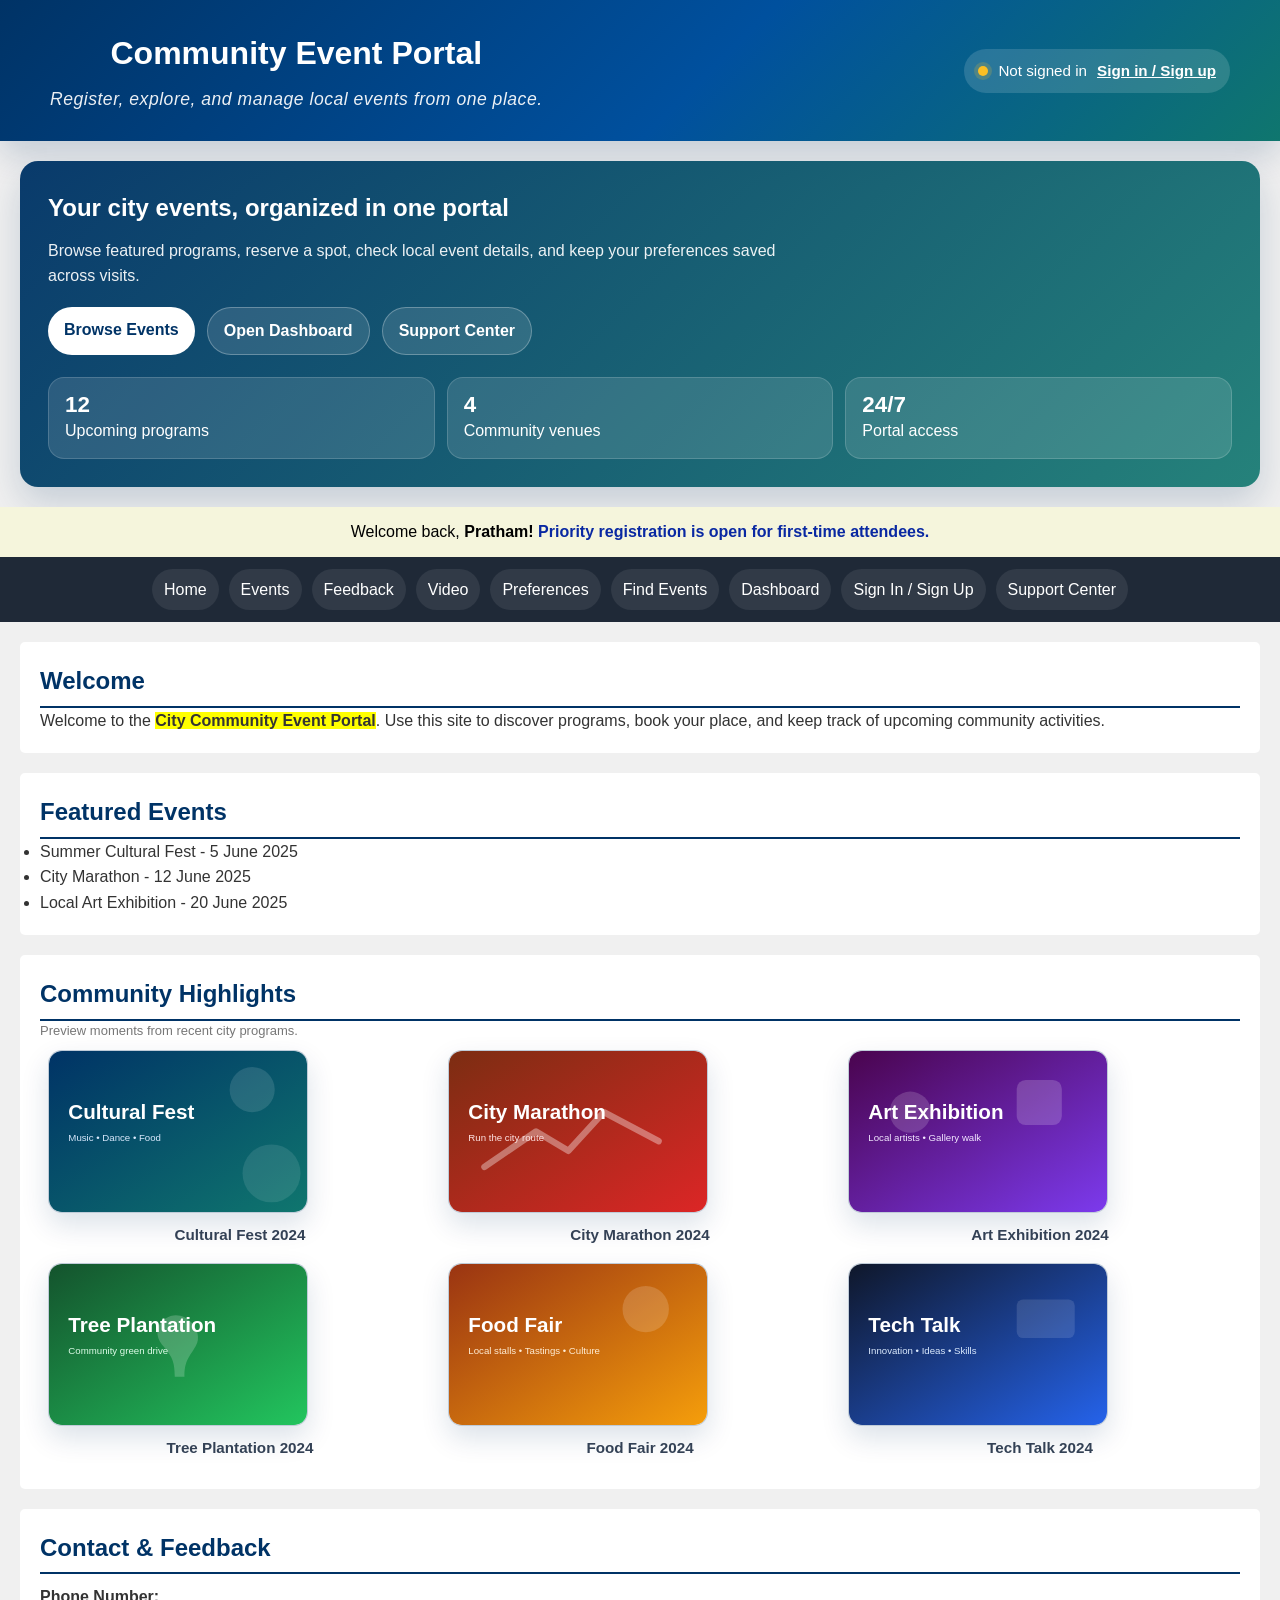
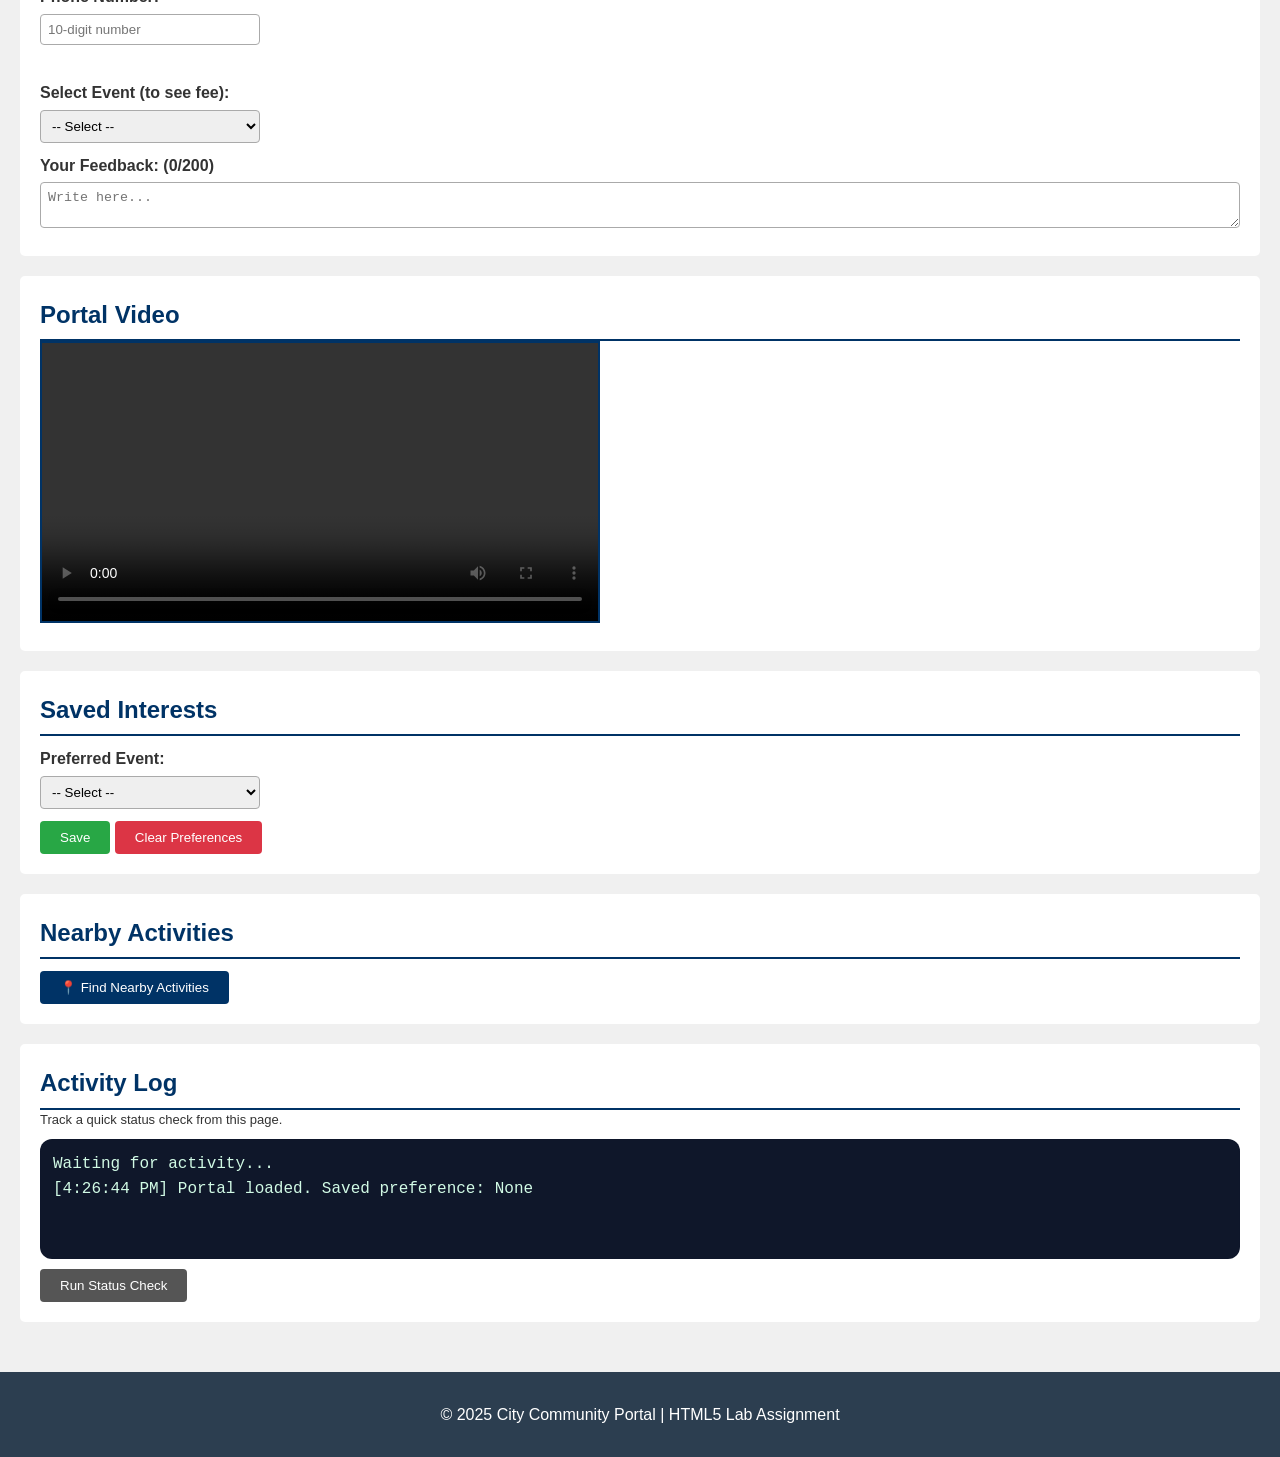
<file: Module1/index.html>
<!DOCTYPE html>
<html lang="en">
<head>
    <meta charset="UTF-8">
    <meta name="viewport" content="width=device-width, initial-scale=1.0">
    <title>Community Event Portal</title>

    <link rel="stylesheet" href="style.css">
</head>
<body>

<header class="portal-header">
    <div class="portal-header-inner">
        <div>
            <h1>Community Event Portal</h1>
            <p>Register, explore, and manage local events from one place.</p>
        </div>
        <div id="authStatus" class="auth-status"></div>
    </div>
</header>

<section class="portal-hero">
    <h2>Your city events, organized in one portal</h2>
    <p>Browse featured programs, reserve a spot, check local event details, and keep your preferences saved across visits.</p>
    <div class="portal-hero-actions">
        <a class="primary" href="#events">Browse Events</a>
        <a class="secondary" href="bootstrop.html">Open Dashboard</a>
        <a class="secondary" href="help.html">Support Center</a>
    </div>
    <div class="portal-summary">
        <div class="summary-card"><strong>12</strong><span>Upcoming programs</span></div>
        <div class="summary-card"><strong>4</strong><span>Community venues</span></div>
        <div class="summary-card"><strong>24/7</strong><span>Portal access</span></div>
    </div>
</section>

<div id="welcomeBanner">
    Welcome back, <strong>Pratham!</strong>
    <span style="color: rgb(9, 40, 162); font-weight: bold;"> Priority registration is open for first-time attendees.</span>
</div>

<nav>
    <a href="#home">Home</a>
    <a href="#events">Events</a>
    <a href="#feedback">Feedback</a>
    <a href="#video">Video</a>
    <a href="#preferences">Preferences</a>
    <a href="#geolocation">Find Events</a>
    <a href="bootstrop.html">Dashboard</a>
    <a href="auth.html">Sign In / Sign Up</a>
    <a href="help.html">Support Center</a>
</nav>

<section id="home">
    <h2>Welcome</h2>
    <p>Welcome to the <span class="highlight">City Community Event Portal</span>. Use this site to discover programs, book your place, and keep track of upcoming community activities.</p>
</section>

<section id="events">
    <h2>Featured Events</h2>
    <ul>
        <li>Summer Cultural Fest - 5 June 2025</li>
        <li>City Marathon - 12 June 2025</li>
        <li>Local Art Exhibition - 20 June 2025</li>
    </ul>
</section>

<section id="gallery">
    <h2>Community Highlights</h2>
    <p style="font-size:13px; color:#777;">Preview moments from recent city programs.</p>
    <table>
        <tr>
            <td>
                <img src="cultural-fest.svg" alt="Cultural Fest" title="Cultural Fest 2024" loading="lazy" decoding="async" class="event-img" onclick="openGalleryImage(this)">
                <p>Cultural Fest 2024</p>
            </td>
            <td>
                <img src="marathon.svg" alt="Marathon" title="City Marathon 2024" loading="lazy" decoding="async" class="event-img" onclick="openGalleryImage(this)">
                <p>City Marathon 2024</p>
            </td>
            <td>
                <img src="art-exhibition.svg" alt="Art Exhibition" title="Art Exhibition 2024" loading="lazy" decoding="async" class="event-img" onclick="openGalleryImage(this)">
                <p>Art Exhibition 2024</p>
            </td>
        </tr>
        <tr>
            <td>
                <img src="tree-plantation.svg" alt="Tree Plantation" title="Tree Plantation 2024" loading="lazy" decoding="async" class="event-img" onclick="openGalleryImage(this)">
                <p>Tree Plantation 2024</p>
            </td>
            <td>
                <img src="food-fair.svg" alt="Food Fair" title="Food Fair 2024" loading="lazy" decoding="async" class="event-img" onclick="openGalleryImage(this)">
                <p>Food Fair 2024</p>
            </td>
            <td>
                <img src="tech-talk.svg" alt="Tech Talk" title="Tech Talk 2024" loading="lazy" decoding="async" class="event-img" onclick="openGalleryImage(this)">
                <p>Tech Talk 2024</p>
            </td>
        </tr>
    </table>
</section>

<div id="galleryModal" class="gallery-modal" aria-hidden="true">
    <div class="gallery-modal-content" role="dialog" aria-modal="true" aria-labelledby="galleryModalCaption">
        <button type="button" class="gallery-modal-close" onclick="closeGalleryImage()">&times;</button>
        <img id="galleryModalImg" alt="Expanded event image">
        <p id="galleryModalCaption"></p>
    </div>
</div>

<section id="feedback">
    <h2>Contact & Feedback</h2>

    <!-- onblur phone validation -->
    <label>Phone Number:</label>
    <input type="text" id="phone" placeholder="10-digit number" onblur="validatePhone()" style="width:220px;">
    <span id="phoneMsg" style="font-size:13px;"></span>

    <br><br>

    <!-- onchange fee display -->
    <label>Select Event (to see fee):</label>
    <select onchange="showFee(this)" style="width:220px;">
        <option value="">-- Select --</option>
        <option value="Free">Cultural Fest</option>
        <option value="₹100">Marathon</option>
        <option value="₹50">Art Exhibition</option>
    </select>
    <p id="feeMsg" style="color:#003366; font-weight:bold;"></p>

    <!-- keyup char count -->
    <label>Your Feedback: <span id="charCount">(0/200)</span></label>
    <textarea id="feedbackText" maxlength="200" placeholder="Write here..." onkeyup="countChars()"></textarea>
</section>

<section id="video">
    <h2>Portal Video</h2>
    <video controls style="width:100%; max-width:560px; border:2px solid #003366;"
           oncanplay="document.getElementById('vidMsg').innerText='✅ Video ready to play!'"
           onerror="document.getElementById('vidMsg').innerText='Error loading video.'">
        <source src="https://www.w3schools.com/html/mov_bbb.mp4" type="video/mp4">
        Your browser does not support video.
    </video>
    <p id="vidMsg" style="color:green; font-weight:bold;"></p>
</section>

<section id="preferences">
    <h2>Saved Interests</h2>
    <label>Preferred Event:</label>
    <select id="prefSelect" style="width:220px;">
        <option value="">-- Select --</option>
        <option value="Cultural Fest">Cultural Fest</option>
        <option value="Marathon">Marathon</option>
        <option value="Art Exhibition">Art Exhibition</option>
    </select>
    <br>
    <button onclick="savePref()" style="background:#28a745;">Save</button>
    <button onclick="clearPref()" style="background:#dc3545;">Clear Preferences</button>
    <p id="prefMsg" style="color:#555; font-size:13px;"></p>
</section>

<section id="geolocation">
    <h2>Nearby Activities</h2>
    <button onclick="findEvents()">📍 Find Nearby Activities</button>
    <div id="geoResult" style="margin-top:12px; padding:10px; background:#e8f4fd; border-left:4px solid #007bff; display:none;"></div>
</section>

<section id="debug">
    <h2>Activity Log</h2>
    <p style="margin-bottom:8px; font-size:13px;">Track a quick status check from this page.</p>
    <div id="activityLog" class="activity-log">Waiting for activity...</div>
    <button onclick="runActivityCheck()" style="margin-top:10px; background:#555;">Run Status Check</button>
</section>

<footer>
    <p>&copy; 2025 City Community Portal | HTML5 Lab Assignment</p>
</footer>

<script src="script.js"></script>

</body>
</html>
</file>
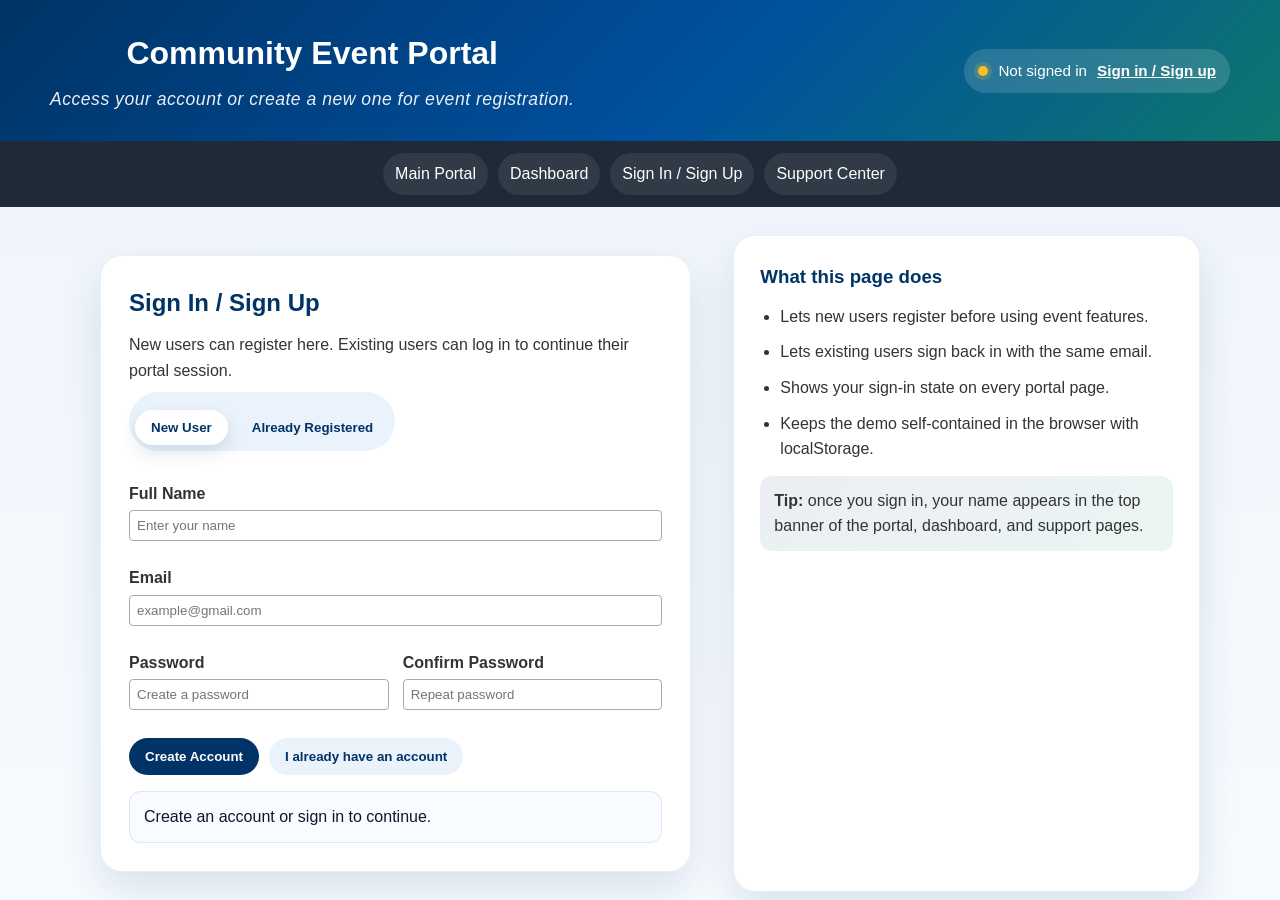
<file: Module1/auth.html>
<!DOCTYPE html>
<html lang="en">
<head>
    <meta charset="UTF-8">
    <meta name="viewport" content="width=device-width, initial-scale=1.0">
    <title>Sign In / Sign Up | Community Event Portal</title>
    <link rel="stylesheet" href="style.css">
</head>
<body class="auth-page">
    <header class="portal-header">
        <div class="portal-header-inner">
            <div>
                <h1>Community Event Portal</h1>
                <p>Access your account or create a new one for event registration.</p>
            </div>
            <div id="authStatus" class="auth-status"></div>
        </div>
    </header>

    <nav>
        <a href="index.html">Main Portal</a>
        <a href="bootstrop.html">Dashboard</a>
        <a href="auth.html">Sign In / Sign Up</a>
        <a href="help.html">Support Center</a>
    </nav>

    <main class="auth-shell">
        <section class="auth-panel">
            <h2>Sign In / Sign Up</h2>
            <p>New users can register here. Existing users can log in to continue their portal session.</p>

            <div class="auth-switch" role="tablist" aria-label="Authentication mode">
                <button id="signupTab" type="button" class="active" onclick="loadAuthForm('signup')">New User</button>
                <button id="loginTab" type="button" onclick="loadAuthForm('login')">Already Registered</button>
            </div>

            <form id="signupForm" class="auth-form active" onsubmit="handleSignup(event)">
                <div class="auth-grid">
                    <div class="full">
                        <label for="signupName">Full Name</label>
                        <input id="signupName" type="text" placeholder="Enter your name" required>
                    </div>
                    <div class="full">
                        <label for="signupEmail">Email</label>
                        <input id="signupEmail" type="email" placeholder="example@gmail.com" required>
                    </div>
                    <div>
                        <label for="signupPassword">Password</label>
                        <input id="signupPassword" type="password" placeholder="Create a password" required>
                    </div>
                    <div>
                        <label for="signupConfirmPassword">Confirm Password</label>
                        <input id="signupConfirmPassword" type="password" placeholder="Repeat password" required>
                    </div>
                </div>
                <div class="actions">
                    <button class="primary" type="submit">Create Account</button>
                    <button class="ghost" type="button" onclick="loadAuthForm('login')">I already have an account</button>
                </div>
            </form>

            <form id="loginForm" class="auth-form" onsubmit="handleLogin(event)">
                <div class="auth-grid">
                    <div class="full">
                        <label for="loginEmail">Email</label>
                        <input id="loginEmail" type="email" placeholder="example@gmail.com" required>
                    </div>
                    <div class="full">
                        <label for="loginPassword">Password</label>
                        <input id="loginPassword" type="password" placeholder="Your password" required>
                    </div>
                </div>
                <div class="actions">
                    <button class="primary" type="submit">Sign In</button>
                    <button class="ghost" type="button" onclick="loadAuthForm('signup')">Create new account</button>
                    <button class="ghost" type="button" onclick="signOutUser()">Sign Out</button>
                </div>
            </form>

            <div id="authMessage" class="auth-message">Create an account or sign in to continue.</div>
        </section>

        <aside class="auth-side-card">
            <h3>What this page does</h3>
            <ul>
                <li>Lets new users register before using event features.</li>
                <li>Lets existing users sign back in with the same email.</li>
                <li>Shows your sign-in state on every portal page.</li>
                <li>Keeps the demo self-contained in the browser with localStorage.</li>
            </ul>
            <div class="auth-hint">
                <strong>Tip:</strong> once you sign in, your name appears in the top banner of the portal, dashboard, and support pages.
            </div>
        </aside>
    </main>

    <script src="script.js"></script>
</body>
</html>
</file>
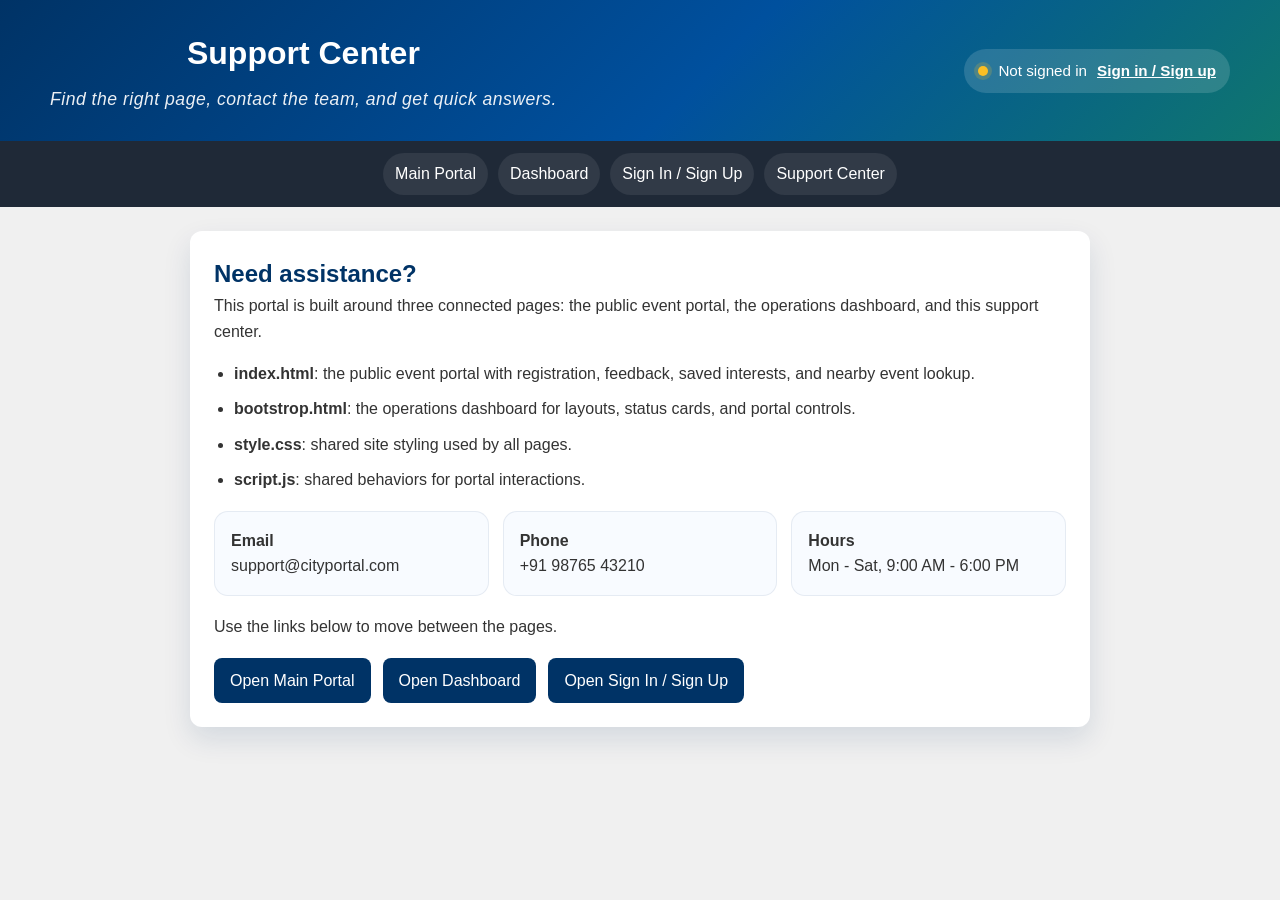
<file: Module1/help.html>
<!DOCTYPE html>
<html lang="en">
<head>
    <meta charset="UTF-8">
    <meta name="viewport" content="width=device-width, initial-scale=1.0">
    <title>Community Event Portal Support Center</title>
    <link rel="stylesheet" href="style.css">
    <style>
        .help-card {
            max-width: 900px;
            margin: 24px auto;
            background: #fff;
            border-radius: 12px;
            padding: 24px;
            box-shadow: 0 12px 28px rgba(0, 51, 102, 0.12);
        }

        .help-links {
            display: flex;
            gap: 12px;
            flex-wrap: wrap;
            margin-top: 18px;
        }

        .help-links a {
            display: inline-block;
            background: #003366;
            color: #fff;
            padding: 10px 16px;
            border-radius: 8px;
            text-decoration: none;
        }

        .help-links a:hover {
            background: #00509e;
        }

        .help-list {
            margin-top: 16px;
            padding-left: 20px;
        }

        .help-list li {
            margin-bottom: 10px;
        }

        .help-card h2 {
            border-bottom: 0;
            padding-bottom: 0;
        }

        .contact-grid {
            display: grid;
            grid-template-columns: repeat(auto-fit, minmax(220px, 1fr));
            gap: 14px;
            margin-top: 18px;
        }

        .contact-grid .contact-item {
            padding: 16px;
            border-radius: 14px;
            background: #f8fbff;
            border: 1px solid rgba(0, 51, 102, 0.08);
        }
    </style>
</head>
<body>

    <header class="portal-header">
        <div class="portal-header-inner">
            <div>
                <h1>Support Center</h1>
                <p>Find the right page, contact the team, and get quick answers.</p>
            </div>
            <div id="authStatus" class="auth-status"></div>
        </div>
    </header>

    <nav>
        <a href="index.html">Main Portal</a>
        <a href="bootstrop.html">Dashboard</a>
        <a href="auth.html">Sign In / Sign Up</a>
        <a href="help.html">Support Center</a>
    </nav>

    <div class="help-card">
        <h2>Need assistance?</h2>
        <p>This portal is built around three connected pages: the public event portal, the operations dashboard, and this support center.</p>

        <ul class="help-list">
            <li><strong>index.html</strong>: the public event portal with registration, feedback, saved interests, and nearby event lookup.</li>
            <li><strong>bootstrop.html</strong>: the operations dashboard for layouts, status cards, and portal controls.</li>
            <li><strong>style.css</strong>: shared site styling used by all pages.</li>
            <li><strong>script.js</strong>: shared behaviors for portal interactions.</li>
        </ul>

        <div class="contact-grid">
            <div class="contact-item">
                <strong>Email</strong>
                <p>support@cityportal.com</p>
            </div>
            <div class="contact-item">
                <strong>Phone</strong>
                <p>+91 98765 43210</p>
            </div>
            <div class="contact-item">
                <strong>Hours</strong>
                <p>Mon - Sat, 9:00 AM - 6:00 PM</p>
            </div>
        </div>

        <p style="margin-top:18px;">Use the links below to move between the pages.</p>

        <div class="help-links">
            <a href="index.html">Open Main Portal</a>
            <a href="bootstrop.html">Open Dashboard</a>
            <a href="auth.html">Open Sign In / Sign Up</a>
        </div>
    </div>

    <script src="script.js"></script>
</body>
</html>
</file>
<file: Module1/style.css>
* {
    margin: 0;
    padding: 0;
    box-sizing: border-box;
}

body {
    font-family: 'Roboto', sans-serif;
    line-height: 1.6;
    color: #333;
    background-color: #f5f5f5;
}

.portal-header {
    background: linear-gradient(135deg, #003366 0%, #00509e 55%, #0f766e 100%);
    color: #fff;
    padding: 28px 20px;
    text-align: center;
    box-shadow: 0 14px 30px rgba(0, 51, 102, 0.18);
}

.portal-header h1 {
    font-size: 2rem;
    margin-bottom: 6px;
}

.portal-header p {
    margin: 0;
    opacity: 0.92;
}

.portal-header-inner {
    display: flex;
    flex-wrap: wrap;
    gap: 12px;
    align-items: center;
    justify-content: space-between;
    max-width: 1180px;
    margin: 0 auto;
}

.auth-status {
    display: inline-flex;
    align-items: center;
    gap: 10px;
    padding: 10px 14px;
    border-radius: 999px;
    background: rgba(255, 255, 255, 0.14);
    color: #fff;
    font-size: 0.95rem;
    white-space: nowrap;
}

.auth-status a {
    color: #fff;
    text-decoration: underline;
    font-weight: 700;
}

.auth-status .dot {
    width: 10px;
    height: 10px;
    border-radius: 999px;
    background: #fbbf24;
    box-shadow: 0 0 0 4px rgba(251, 191, 36, 0.18);
}

.portal-hero {
    margin: 20px;
    padding: 28px;
    border-radius: 18px;
    background: linear-gradient(135deg, rgba(0, 51, 102, 0.96), rgba(15, 118, 110, 0.9));
    color: #fff;
    box-shadow: 0 16px 36px rgba(0, 51, 102, 0.18);
}

.portal-hero h2 {
    color: #fff;
    border-bottom: 0;
    padding-bottom: 0;
    margin-bottom: 10px;
}

.portal-hero p {
    margin: 0 0 18px;
    max-width: 760px;
    color: rgba(255, 255, 255, 0.92);
}

.portal-hero-actions {
    display: flex;
    gap: 12px;
    flex-wrap: wrap;
}

.portal-hero-actions a {
    display: inline-block;
    text-decoration: none;
    padding: 10px 16px;
    border-radius: 999px;
    font-weight: 700;
}

.portal-hero-actions .primary {
    background: #fff;
    color: #003366;
}

.portal-hero-actions .secondary {
    background: rgba(255, 255, 255, 0.12);
    color: #fff;
    border: 1px solid rgba(255, 255, 255, 0.28);
}

.portal-summary {
    display: grid;
    grid-template-columns: repeat(auto-fit, minmax(160px, 1fr));
    gap: 12px;
    margin-top: 22px;
}

.portal-summary .summary-card {
    background: rgba(255, 255, 255, 0.12);
    border: 1px solid rgba(255, 255, 255, 0.16);
    border-radius: 16px;
    padding: 14px 16px;
}

.portal-summary .summary-card strong {
    display: block;
    font-size: 1.4rem;
    line-height: 1.2;
}

.support-card {
    max-width: 960px;
    margin: 24px auto;
    background: #fff;
    border-radius: 18px;
    padding: 24px;
    box-shadow: 0 12px 28px rgba(0, 51, 102, 0.12);
    border: 1px solid rgba(0, 51, 102, 0.08);
}

body {
    margin: 0;
    background: #f0f0f0;
    font-family: Arial, sans-serif;
}

nav {
    background: #1f2937;
    padding: 12px 14px;
    display: flex;
    flex-wrap: wrap;
    gap: 10px;
    align-items: center;
    justify-content: center;
}

nav a {
    color: white;
    margin-right: 0;
    text-decoration: none;
    background: rgba(255, 255, 255, 0.08);
    padding: 8px 12px;
    border-radius: 999px;
    transition: background-color 180ms ease, transform 180ms ease;
}

nav a:hover {
    text-decoration: none;
    background: rgba(255, 255, 255, 0.16);
    transform: translateY(-1px);
}

.auth-page {
    background: linear-gradient(180deg, #eef4fb 0%, #f7fbff 100%);
    min-height: 100vh;
}

.auth-shell {
    width: min(1120px, calc(100% - 40px));
    margin: 28px auto 40px;
    display: grid;
    grid-template-columns: 1.15fr 0.85fr;
    gap: 22px;
}

.auth-panel,
.auth-side-card {
    background: #fff;
    border-radius: 22px;
    box-shadow: 0 18px 40px rgba(0, 51, 102, 0.12);
    border: 1px solid rgba(0, 51, 102, 0.08);
}

.auth-panel {
    padding: 28px;
}

.auth-panel h2,
.auth-side-card h3 {
    color: #003366;
    border-bottom: 0;
    padding-bottom: 0;
    margin-bottom: 10px;
}

.auth-switch {
    display: inline-flex;
    gap: 8px;
    padding: 6px;
    border-radius: 999px;
    background: #eaf2fb;
    margin: 8px 0 20px;
}

.auth-switch button {
    border: 0;
    border-radius: 999px;
    padding: 10px 16px;
    background: transparent;
    color: #003366;
    font-weight: 700;
    cursor: pointer;
}

.auth-switch button.active {
    background: #fff;
    box-shadow: 0 8px 18px rgba(0, 51, 102, 0.12);
}

.auth-form {
    display: none;
}

.auth-form.active {
    display: block;
}

.auth-grid {
    display: grid;
    grid-template-columns: repeat(2, minmax(0, 1fr));
    gap: 14px;
}

.auth-grid .full {
    grid-column: 1 / -1;
}

.auth-form .actions {
    display: flex;
    flex-wrap: wrap;
    gap: 10px;
    margin-top: 16px;
}

.auth-form .actions button,
.auth-form .actions a {
    border: 0;
    border-radius: 999px;
    padding: 11px 16px;
    font-weight: 700;
    text-decoration: none;
    cursor: pointer;
}

.auth-form .actions .primary {
    background: #003366;
    color: #fff;
}

.auth-form .actions .ghost {
    background: #eaf2fb;
    color: #003366;
}

.auth-message {
    margin-top: 16px;
    padding: 12px 14px;
    border-radius: 12px;
    background: #f8fbff;
    border: 1px solid rgba(0, 51, 102, 0.1);
    color: #0f172a;
    min-height: 48px;
}

.auth-side-card {
    padding: 26px;
}

.auth-side-card ul {
    padding-left: 20px;
    margin: 12px 0 0;
}

.auth-side-card li {
    margin-bottom: 10px;
}

.auth-hint {
    margin-top: 14px;
    padding: 12px 14px;
    border-radius: 12px;
    background: linear-gradient(135deg, rgba(0, 51, 102, 0.08), rgba(15, 118, 110, 0.08));
}

@media (max-width: 900px) {
    .auth-shell {
        grid-template-columns: 1fr;
    }

    .auth-grid {
        grid-template-columns: 1fr;
    }
}

body.bootstrap-page {
    background: linear-gradient(180deg, #eef4fb 0%, #f5f7fb 100%);
}

body.bootstrap-page .container > section {
    background: #fff;
    margin: 18px 0;
    padding: 24px;
    border-radius: 18px;
    box-shadow: 0 12px 28px rgba(0, 51, 102, 0.08);
    border: 1px solid rgba(0, 51, 102, 0.08);
}

body.bootstrap-page .container > section h2,
body.bootstrap-page .container > section h4 {
    color: #003366;
    border-bottom: 2px solid rgba(0, 51, 102, 0.18);
    padding-bottom: 6px;
    margin-bottom: 18px;
}

body.bootstrap-page .container > .bg-white.rounded-4 {
    border-radius: 18px !important;
    box-shadow: 0 12px 28px rgba(0, 51, 102, 0.08) !important;
}

section {
    background: white;
    margin: 20px;
    padding: 20px;
    border-radius: 5px;
}

h2 {
    color: #003366;
    border-bottom: 2px solid #003366;
    padding-bottom: 5px;
}

#welcomeBanner {
    background-color: beige;
    color: black;
    padding: 12px;
    text-align: center;
}

.highlight {
    background: yellow;
    font-weight: bold;
}

.event-img {
    width: 100%;
    max-width: 260px;
    height: auto;
    border: 1px solid rgba(0, 51, 102, 0.25);
    border-radius: 14px;
    box-shadow: 0 12px 28px rgba(0, 51, 102, 0.14);
    cursor: pointer;
    transition: transform 180ms ease, box-shadow 180ms ease, filter 180ms ease;
    display: block;
    background: white;
}

.event-img:hover {
    transform: translateY(-4px) scale(1.02);
    box-shadow: 0 18px 34px rgba(0, 51, 102, 0.2);
    filter: saturate(1.05) contrast(1.02);
}

td p {
    margin-top: 10px;
    font-size: 0.95rem;
    color: #334155;
    font-weight: 600;
}

table {
    width: 100%;
}

td {
    width: 33.333%;
    vertical-align: top;
}

.gallery-modal {
    position: fixed;
    inset: 0;
    background: rgba(15, 23, 42, 0.72);
    display: none;
    align-items: center;
    justify-content: center;
    padding: 24px;
    z-index: 999;
    backdrop-filter: blur(6px);
}

.gallery-modal.is-open {
    display: flex;
}

.gallery-modal-content {
    width: min(92vw, 920px);
    background: #fff;
    border-radius: 20px;
    padding: 18px 18px 14px;
    box-shadow: 0 22px 60px rgba(0, 0, 0, 0.28);
    position: relative;
    animation: modalPop 180ms ease-out;
}

.gallery-modal-content img {
    width: 100%;
    height: auto;
    border-radius: 14px;
    display: block;
}

.gallery-modal-content p {
    margin: 12px 0 0;
    font-size: 1rem;
    color: #0f172a;
    font-weight: 600;
    text-align: center;
}

.gallery-modal-close {
    position: absolute;
    top: 10px;
    right: 12px;
    width: 40px;
    height: 40px;
    border-radius: 999px;
    border: none;
    background: rgba(15, 23, 42, 0.08);
    color: #0f172a;
    font-size: 1.8rem;
    line-height: 1;
    cursor: pointer;
}

.gallery-modal-close:hover {
    background: rgba(15, 23, 42, 0.14);
}

@keyframes modalPop {
    from {
        transform: translateY(10px) scale(0.98);
        opacity: 0;
    }
    to {
        transform: translateY(0) scale(1);
        opacity: 1;
    }
}

table {
    border-collapse: collapse;
}

td {
    padding: 8px;
    text-align: center;
}

label {
    display: block;
    margin-top: 10px;
    font-weight: bold;
}

input,
select,
textarea {
    width: 100%;
    padding: 7px;
    margin-top: 4px;
    border: 1px solid #aaa;
    border-radius: 4px;
}

button {
    margin-top: 12px;
    padding: 9px 20px;
    background: #003366;
    color: white;
    border: none;
    border-radius: 4px;
    cursor: pointer;
}

output {
    display: block;
    margin-top: 10px;
    color: green;
    font-weight: bold;
}

#debugLog {
    background: #1e1e1e;
    color: #00ff00;
    font-family: monospace;
    padding: 10px;
    height: 120px;
    overflow-y: auto;
    border-radius: 5px;
}

.activity-log {
    background: #0f172a;
    color: #d1fae5;
    font-family: 'SFMono-Regular', Consolas, monospace;
    padding: 12px;
    min-height: 120px;
    border-radius: 12px;
    overflow-y: auto;
    border: 1px solid rgba(15, 23, 42, 0.12);
}

footer {
    background: #333;
    color: white;
    text-align: center;
    padding: 15px;
    margin-top: 20px;
}

header {
    background: linear-gradient(135deg, #667eea 0%, #764ba2 100%);
    color: white;
    padding: 40px 20px;
    text-align: center;
    box-shadow: 0 2px 5px rgba(0, 0, 0, 0.1);
}

header h1 {
    font-family: 'Poppins', sans-serif;
    font-size: 2.5em;
    font-weight: 700;
    margin-bottom: 10px;
}

header p {
    font-size: 1.1em;
    font-style: italic;
    letter-spacing: 0.5px;
}

.navbar {
    background-color: #2c3e50;
    padding: 0;
    position: sticky;
    top: 0;
    z-index: 100;
    box-shadow: 0 2px 4px rgba(0, 0, 0, 0.1);
}

.navbar ul {
    list-style-type: none;
    display: flex;
    justify-content: center;
    flex-wrap: wrap;
}

.navbar a:link {
    color: white;
    text-decoration: none;
    padding: 15px 20px;
    display: block;
    transition: background-color 0.3s ease;
}

.navbar a:visited {
    color: #ecf0f1;
}

.navbar a:hover {
    background-color: #667eea;
    color: white;
}

.navbar a:active {
    background-color: #764ba2;
    color: #fff;
}

.container {
    max-width: 1200px;
    margin: 0 auto;
    padding: 20px;
}

.hero {
    background: linear-gradient(to right, rgba(102, 126, 234, 0.9), rgba(118, 75, 162, 0.9)),
                url('data:image/svg+xml,<svg xmlns="http://www.w3.org/2000/svg" viewBox="0 0 1200 400"><rect fill="%23667eea" width="1200" height="400"/></svg>');
    background-size: cover;
    background-position: center;
    color: white;
    padding: 60px 20px;
    text-align: center;
    border-radius: 8px;
    margin-bottom: 40px;
}

.hero h2 {
    font-family: 'Poppins', sans-serif;
    font-size: 2.2em;
    margin-bottom: 15px;
    font-weight: 700;
}

.cta-button {
    background-color: #007BFF;
    color: white;
    padding: 12px 30px;
    border: none;
    border-radius: 5px;
    font-size: 1em;
    cursor: pointer;
    font-weight: 600;
    transition: background-color 0.3s ease, transform 0.2s ease;
    text-transform: uppercase;
    letter-spacing: 1px;
}

.cta-button:hover {
    background-color: #0056b3;
    transform: translateY(-2px);
    box-shadow: 0 4px 8px rgba(0, 123, 255, 0.3);
}

.events-section {
    margin-bottom: 50px;
}

.events-section h2 {
    font-family: 'Poppins', sans-serif;
    font-size: 2em;
    margin-bottom: 30px;
    text-align: center;
    color: #2c3e50;
    font-weight: 700;
}

.events-grid {
    display: flex;
    flex-wrap: wrap;
    gap: 20px;
    justify-content: center;
}

.eventCard {
    background-color: white;
    border: 2px solid #e0e0e0;
    border-radius: 8px;
    padding: 25px;
    width: 100%;
    max-width: 350px;
    box-shadow: 0 2px 8px rgba(0, 0, 0, 0.1);
    transition: transform 0.3s ease, box-shadow 0.3s ease;
}

.eventCard:hover {
    transform: translateY(-5px);
    box-shadow: 0 8px 16px rgba(0, 0, 0, 0.15);
}

.eventCard h3 {
    color: #667eea;
    margin-bottom: 10px;
    font-size: 1.4em;
    font-weight: 600;
}

.btn-register {
    background-color: #28a745;
    color: white;
    padding: 10px 20px;
    border: none;
    border-radius: 5px;
    cursor: pointer;
    font-weight: 500;
    transition: background-color 0.3s ease;
    width: 100%;
    margin-top: 15px;
}

.btn-register:hover {
    background-color: #218838;
}

.bulletin-section {
    background-color: white;
    padding: 40px;
    border-radius: 8px;
    margin-bottom: 50px;
    box-shadow: 0 2px 8px rgba(0, 0, 0, 0.1);
}

.community-news {
    column-count: 2;
    column-gap: 30px;
    column-rule: 1px solid #ddd;
}

.table-section {
    background-color: white;
    padding: 40px;
    border-radius: 8px;
    margin-bottom: 50px;
    box-shadow: 0 2px 8px rgba(0, 0, 0, 0.1);
    overflow-x: auto;
}

.admin-table {
    width: 100%;
    border-collapse: collapse;
    font-size: 0.95em;
}

.admin-table th {
    background-color: #667eea;
    color: white;
    padding: 15px;
    text-align: center;
    font-weight: 600;
    border: 1px solid #555;
}

.admin-table td {
    padding: 12px 15px;
    border: 1px solid #ddd;
    text-align: center;
}

.admin-table tbody tr:nth-child(even) {
    background-color: #f9f9f9;
}

.admin-table tbody tr:hover {
    background-color: #f0f0f0;
}

.form-section {
    background-color: white;
    padding: 40px;
    border-radius: 8px;
    margin-bottom: 50px;
    max-width: 600px;
    margin-left: auto;
    margin-right: auto;
    box-shadow: 0 2px 8px rgba(0, 0, 0, 0.1);
}

.form-group {
    margin-bottom: 20px;
}

.form-group label {
    display: block;
    margin-bottom: 8px;
    color: #2c3e50;
    font-weight: 500;
}

.form-group input,
.form-group select,
.form-group textarea {
    width: 100%;
    padding: 10px;
    border: 1px solid #ddd;
    border-radius: 5px;
    font-family: 'Roboto', sans-serif;
    font-size: 1em;
    transition: border-color 0.3s ease;
}

.form-group input:focus,
.form-group select:focus,
.form-group textarea:focus {
    outline: none;
    border-color: #667eea;
    box-shadow: 0 0 5px rgba(102, 126, 234, 0.3);
}

.about-section {
    background-color: white;
    padding: 40px;
    border-radius: 8px;
    margin-bottom: 50px;
    box-shadow: 0 2px 8px rgba(0, 0, 0, 0.1);
}

footer {
    background-color: #2c3e50;
    color: white;
    text-align: center;
    padding: 30px 20px;
    margin-top: 50px;
}

@media (max-width: 768px) {
    header h1 { font-size: 2em; }
    .hero h2 { font-size: 1.7em; }
    .events-grid { flex-direction: column; align-items: center; }
    .navbar ul { flex-direction: column; }
    .community-news { column-count: 1; }
}

@media (max-width: 480px) {
    body { font-size: 14px; }
    header { padding: 30px 15px; }
    header h1 { font-size: 1.5em; }
    .container { padding: 10px; }
}
</file>
